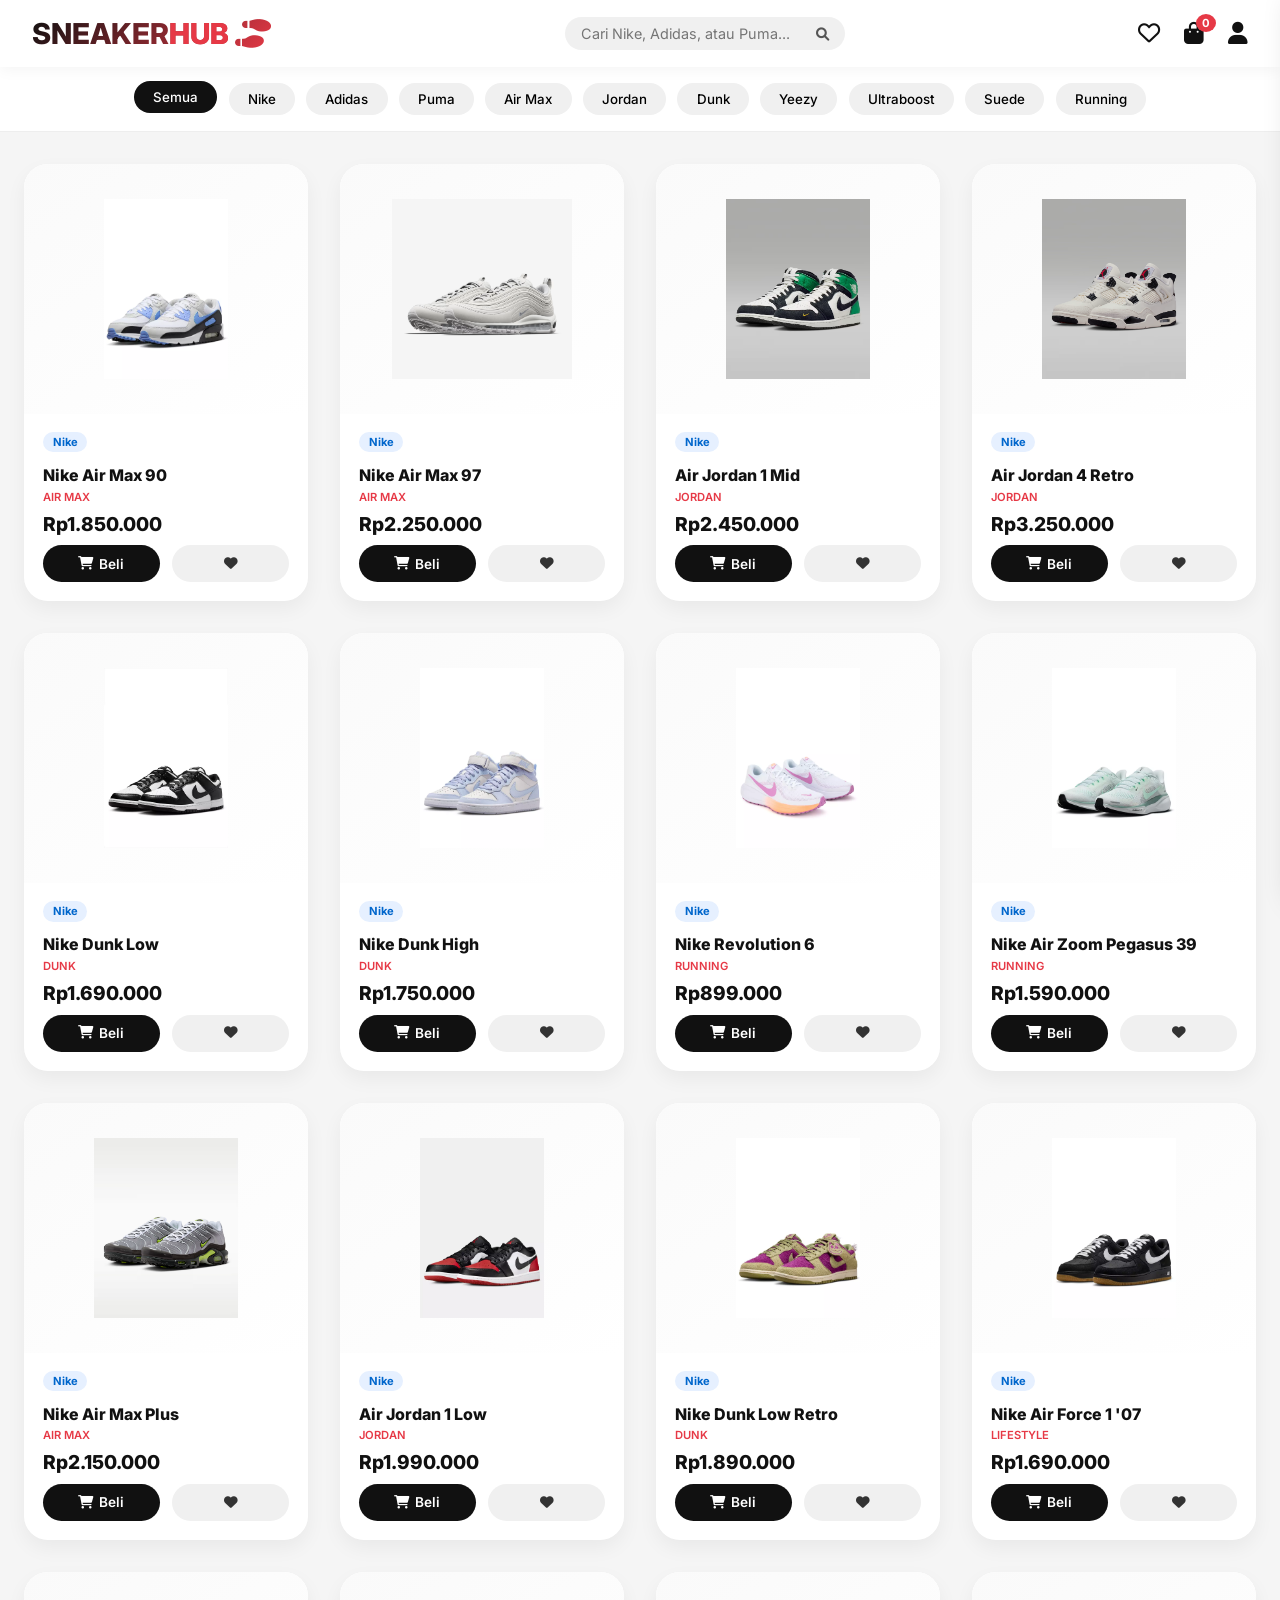
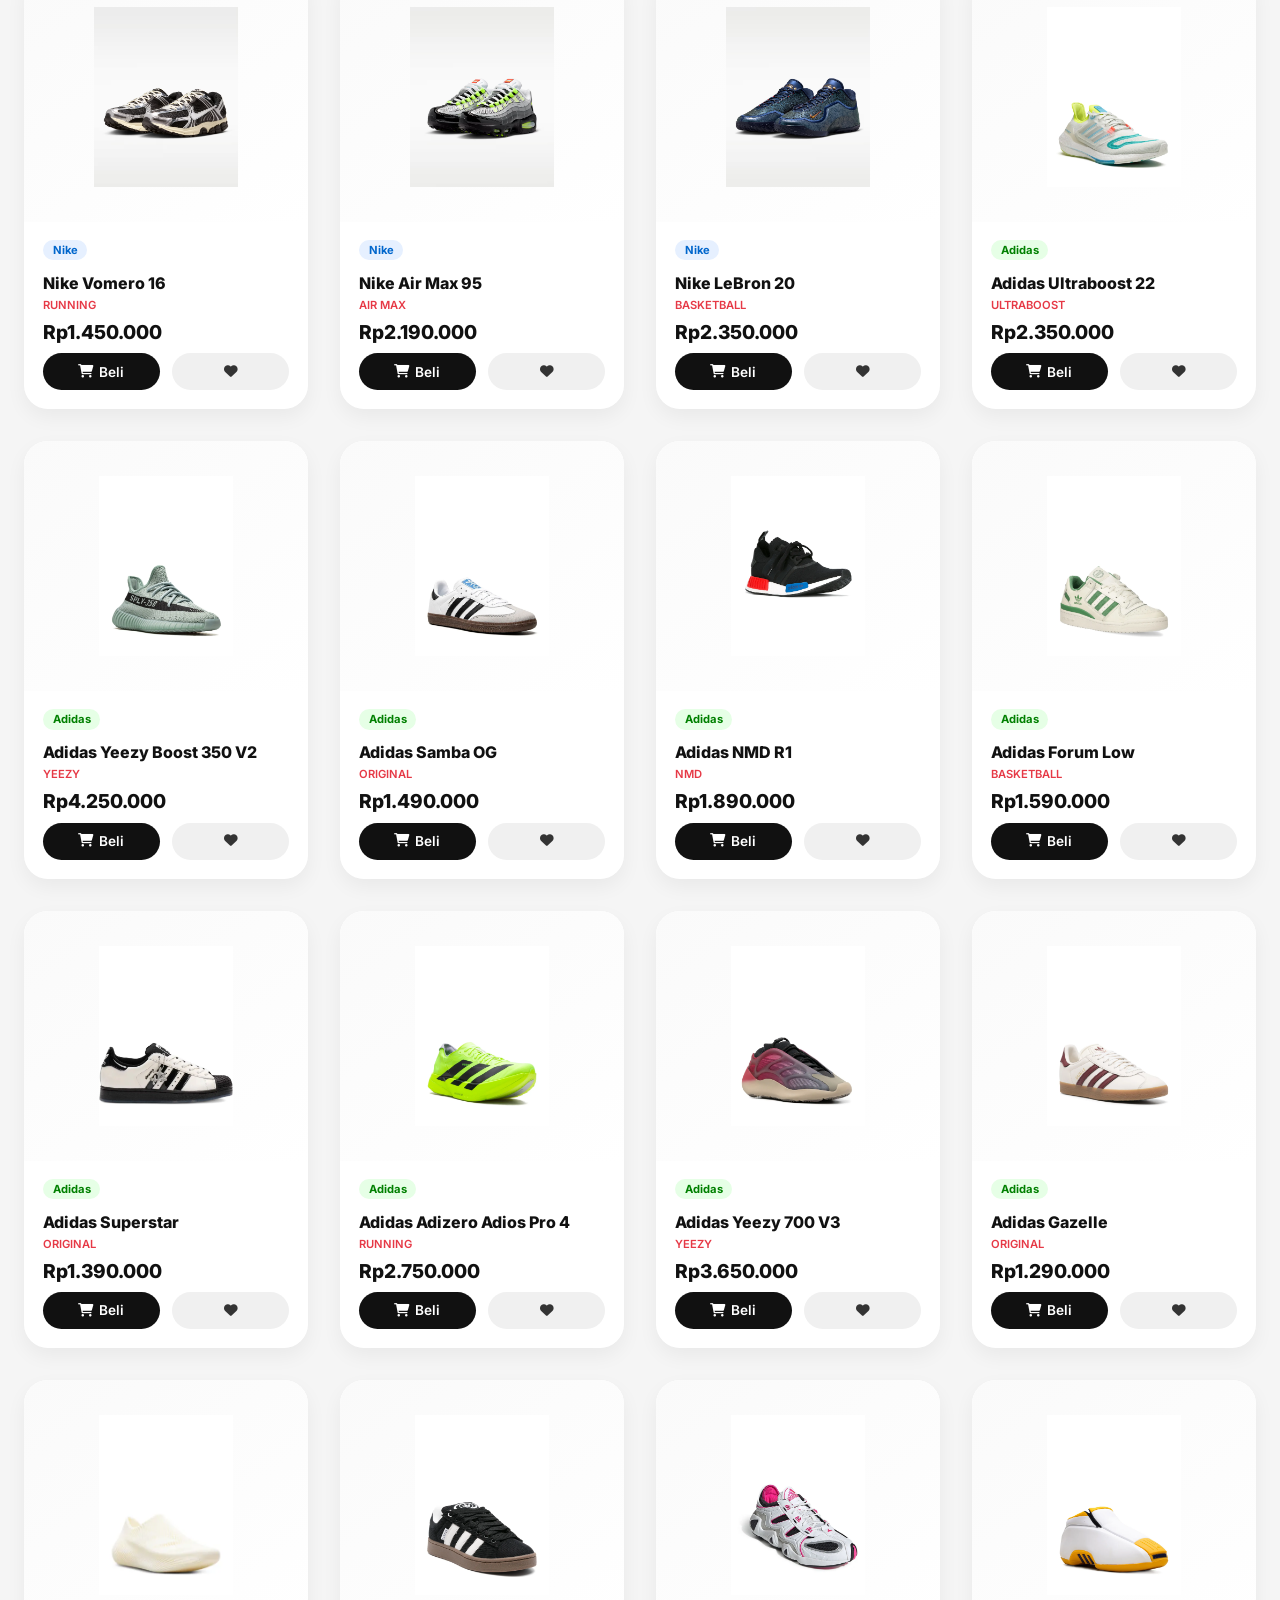
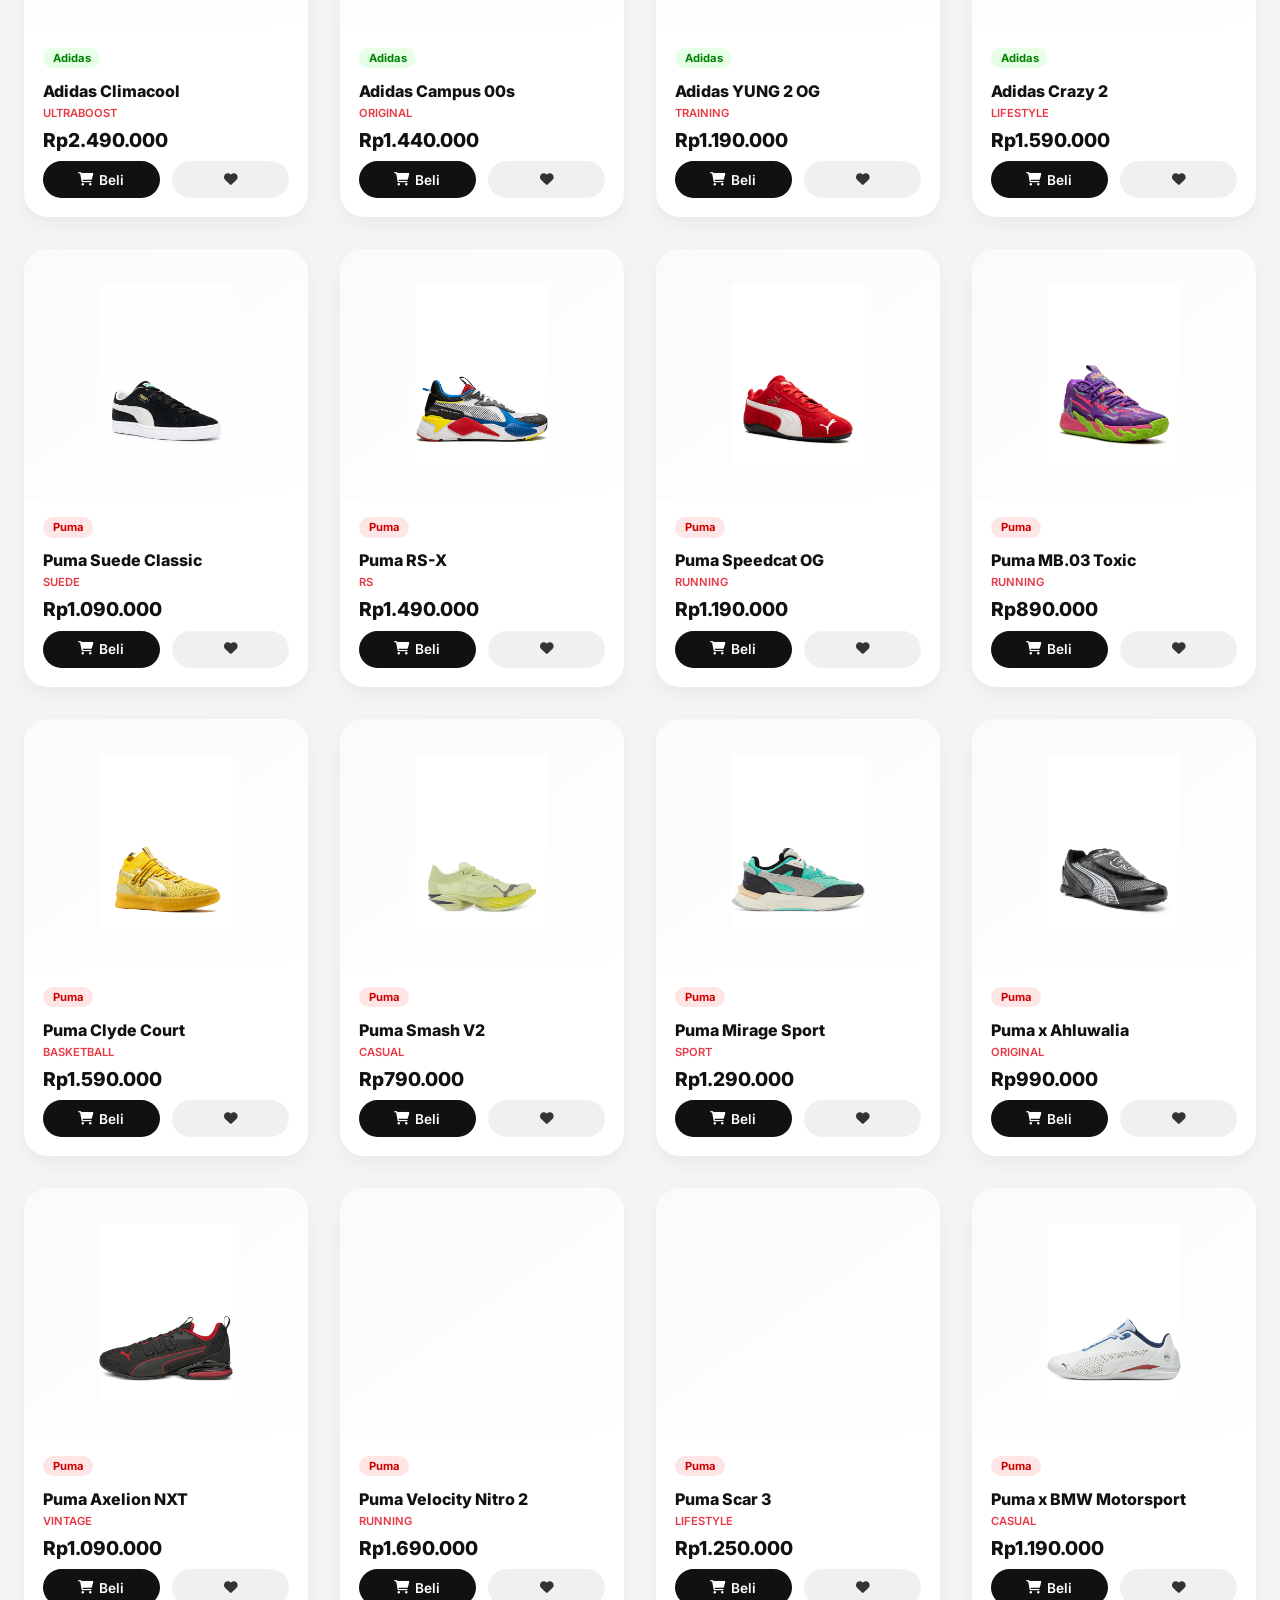
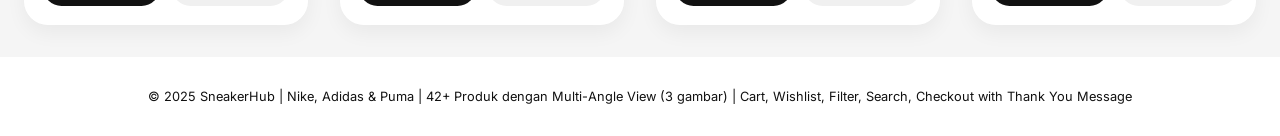
<file: index.html>
<!DOCTYPE html>
<html lang="id">
<head>
    <meta charset="UTF-8">
    <meta name="viewport" content="width=device-width, initial-scale=1.0, user-scalable=yes">
    <title>SneakerStore | Nike, Adidas & Puma - 42+ Produk Multi Angle</title>
    <!-- link style -->
     <link rel="stylesheet" href="style.css">
    <!-- Font Awesome 6 -->
    <link rel="stylesheet" href="https://cdnjs.cloudflare.com/ajax/libs/font-awesome/6.0.0-beta3/css/all.min.css">
    <!-- Google Fonts -->
    <link href="https://fonts.googleapis.com/css2?family=Inter:opsz,wght@14..32,300;400;500;600;700;800&display=swap" rel="stylesheet">
</head>
<body>

<div class="page-transition-overlay" id="pageTransitionOverlay"><div class="transition-spinner"></div></div>

<div class="navbar">
    <div class="logo"><h1>SNEAKER<span style="color:#e63946;">HUB</span> <i class="fas fa-shoe-prints"></i></h1></div>
    <div class="search-bar"><input type="text" id="searchInput" placeholder="Cari Nike, Adidas, atau Puma..."><button id="searchBtn"><i class="fas fa-search"></i></button></div>
    <div class="nav-icons">
        <i class="far fa-heart" id="wishlistIconBtn" title="Wishlist"></i>
        <div class="cart-badge"><i class="fas fa-shopping-bag" id="cartIconBtn"></i><span class="cart-count" id="cartCount">0</span></div>
        <i class="fas fa-user" id="userIcon" title="Akun"></i>
    </div>
</div>

<div class="filter-bar" id="filterContainer">
    <button class="filter-btn active" data-filter="all">Semua</button>
    <button class="filter-btn" data-filter="Nike">Nike</button>
    <button class="filter-btn" data-filter="Adidas">Adidas</button>
    <button class="filter-btn" data-filter="Puma">Puma</button>
    <button class="filter-btn" data-filter="Air Max">Air Max</button>
    <button class="filter-btn" data-filter="Jordan">Jordan</button>
    <button class="filter-btn" data-filter="Dunk">Dunk</button>
    <button class="filter-btn" data-filter="Yeezy">Yeezy</button>
    <button class="filter-btn" data-filter="Ultraboost">Ultraboost</button>
    <button class="filter-btn" data-filter="Suede">Suede</button>
    <button class="filter-btn" data-filter="Running">Running</button>
</div>

<div class="container"><div class="products-grid" id="productsGrid"></div></div>

<div class="overlay" id="overlay"></div>
<div class="cart-sidebar" id="cartSidebar">
    <div class="cart-header" style="display: flex; justify-content: space-between; align-items: center; border-bottom: 1px solid #ddd; padding-bottom: 1rem;">
        <h3><i class="fas fa-shopping-bag"></i> Keranjang</h3><i class="fas fa-times" id="closeCart" style="cursor:pointer; font-size:1.4rem;"></i>
    </div>
    <div class="cart-items" id="cartItemsList" style="flex:1; overflow-y:auto; margin:1rem 0;"></div>
    <div class="cart-total" id="cartTotalPrice" style="font-weight:800; border-top:2px solid #ddd; padding-top:1rem;"></div>
    <button class="checkout-btn" id="checkoutBtn" style="background:#111; color:white; border:none; padding:0.8rem; border-radius:40px; margin-top:1rem; cursor:pointer; font-weight:bold;">Checkout <i class="fas fa-arrow-right"></i></button>
</div>

<div id="toastMsg" class="toast-msg">✔️ Ditambahkan</div>
<div class="product-modal" id="productModal"><div class="modal-content" id="modalInner"></div></div>

<!-- CHECKOUT SUCCESS MODAL -->
<div class="checkout-modal" id="checkoutModal">
    <div class="checkout-card">
        <div class="checkout-icon"><i class="fas fa-check-circle"></i></div>
        <div class="checkout-thanks">Terima Kasih!</div>
        <div class="checkout-message">Terima kasih telah berbelanja di SneakerHub!<br>Pesanan Anda akan segera dikirim.<br><br>📦 Estimasi pengiriman: 2-4 hari kerja</div>
        <button class="checkout-close" id="closeCheckoutModal">Tutup</button>
    </div>
</div>

<script src="script.js">
</script>
<footer>
    <p>© 2025 SneakerHub | Nike, Adidas & Puma | 42+ Produk dengan Multi-Angle View (3 gambar) | Cart, Wishlist, Filter, Search, Checkout with Thank You Message</p>
</footer>
</body>
</html>
</file>
<file: style.css>
* { margin: 0; padding: 0; box-sizing: border-box; font-family: 'Inter', sans-serif; }
        body { background: #f5f5f5; color: #111; overflow-x: hidden; }

        /* Smooth Page Transition */
        .page-transition-overlay {
            position: fixed; top: 0; left: 0; width: 100%; height: 100%;
            background: rgba(255, 255, 255, 0.96); backdrop-filter: blur(8px);
            z-index: 9999; opacity: 0; visibility: hidden;
            transition: opacity 0.4s cubic-bezier(0.4, 0, 0.2, 1), visibility 0s linear 0.4s;
            display: flex; align-items: center; justify-content: center;
            pointer-events: none;
        }
        .page-transition-overlay.active { opacity: 1; visibility: visible; transition: opacity 0.4s cubic-bezier(0.4, 0, 0.2, 1), visibility 0s linear 0s; }
        .transition-spinner { width: 48px; height: 48px; border: 3px solid #e0e0e0; border-top: 3px solid #e63946; border-radius: 50%; animation: spin 0.6s linear infinite; }
        @keyframes spin { 0% { transform: rotate(0deg); } 100% { transform: rotate(360deg); } }

        /* Navbar */
        .navbar {
            background: rgba(255,255,255,0.98); backdrop-filter: blur(8px);
            box-shadow: 0 2px 15px rgba(0,0,0,0.05); position: sticky; top: 0; z-index: 100;
            padding: 1rem 2rem; display: flex; flex-wrap: wrap; align-items: center; justify-content: space-between;
        }
        .logo h1 { font-size: 1.8rem; font-weight: 800; background: linear-gradient(135deg, #111, #e63946); -webkit-background-clip: text; background-clip: text; color: transparent; cursor: pointer; transition: transform 0.2s; }
        .logo h1:hover { transform: scale(1.02); }
        .search-bar { display: flex; background: #f0f0f0; padding: 0.5rem 1rem; border-radius: 40px; width: 280px; transition: all 0.2s; }
        .search-bar:focus-within { box-shadow: 0 0 0 2px #e63946; background: white; }
        .search-bar input { border: none; background: transparent; outline: none; width: 100%; font-size: 0.9rem; }
        .search-bar button { background: none; border: none; cursor: pointer; color: #555; }
        .nav-icons { display: flex; gap: 1.5rem; align-items: center; }
        .nav-icons i { font-size: 1.4rem; cursor: pointer; transition: all 0.2s cubic-bezier(0.2, 0.9, 0.4, 1.1); }
        .nav-icons i:hover { transform: scale(1.1); color: #e63946; }
        .cart-badge { position: relative; }
        .cart-count { position: absolute; top: -8px; right: -12px; background: #e63946; color: white; font-size: 0.7rem; font-weight: bold; border-radius: 50%; padding: 2px 6px; }

        /* Filter Bar */
        .filter-bar { display: flex; flex-wrap: wrap; justify-content: center; gap: 0.7rem; padding: 1rem 2rem; background: white; border-bottom: 1px solid #eee; }
        .filter-btn { padding: 0.5rem 1.2rem; border: none; background: #f0f0f0; border-radius: 40px; font-weight: 500; cursor: pointer; transition: all 0.25s ease; }
        .filter-btn.active, .filter-btn:hover { background: #111; color: white; transform: translateY(-2px); }

        /* Products Grid */
        .container { max-width: 1400px; margin: 2rem auto; padding: 0 1.5rem; }
        .products-grid { display: grid; grid-template-columns: repeat(auto-fill, minmax(280px, 1fr)); gap: 2rem; }
        .product-card {
            background: white; border-radius: 24px; overflow: hidden;
            transition: all 0.4s cubic-bezier(0.2, 0.9, 0.4, 1.1);
            box-shadow: 0 8px 20px rgba(0,0,0,0.05); cursor: pointer;
            opacity: 0; transform: translateY(20px); animation: fadeInUp 0.5s forwards;
        }
        @keyframes fadeInUp { to { opacity: 1; transform: translateY(0); } }
        .product-card:hover { transform: translateY(-8px) scale(1.01); box-shadow: 0 25px 35px -12px rgba(0,0,0,0.2); }
        .product-img { width: 100%; height: 250px; background: linear-gradient(145deg, #fafafa, #fff); display: flex; align-items: center; justify-content: center; padding: 1.5rem; }
        .product-img img { max-width: 100%; max-height: 180px; object-fit: contain; transition: transform 0.3s ease; }
        .product-card:hover .product-img img { transform: scale(1.05); }
        .product-info { padding: 1rem 1.2rem 1.2rem; }
        .brand-tag { display: inline-block; font-size: 0.7rem; font-weight: 700; padding: 0.2rem 0.6rem; border-radius: 20px; margin-bottom: 0.5rem; }
        .brand-nike { background: #e6f0ff; color: #0066cc; }
        .brand-adidas { background: #e6ffe6; color: #008000; }
        .brand-puma { background: #ffe6e6; color: #cc0000; }
        .product-title { font-weight: 800; font-size: 1rem; margin: 0.3rem 0; }
        .product-category { font-size: 0.7rem; color: #e63946; font-weight: 600; text-transform: uppercase; }
        .price { font-weight: 800; font-size: 1.2rem; margin: 0.5rem 0; color: #111; }
        .actions { display: flex; gap: 0.8rem; margin-top: 0.6rem; }
        .btn-cart, .btn-wish { flex: 1; padding: 0.65rem; border-radius: 40px; border: none; font-weight: 600; cursor: pointer; transition: all 0.2s ease; display: flex; align-items: center; justify-content: center; gap: 6px; font-size: 0.85rem; }
        .btn-cart { background: #111; color: white; }
        .btn-cart:hover { background: #e63946; transform: scale(0.97); }
        .btn-wish { background: #f0f0f0; color: #333; }
        .btn-wish.active-wish { background: #ffe3e3; color: #e63946; }
        .btn-wish:hover { background: #ddd; transform: scale(0.97); }

        /* Cart Sidebar */
        .cart-sidebar { position: fixed; top: 0; right: -400px; width: 380px; height: 100%; background: white; box-shadow: -5px 0 30px rgba(0,0,0,0.2); z-index: 1000; transition: right 0.4s cubic-bezier(0.2, 0.9, 0.4, 1.1); display: flex; flex-direction: column; padding: 1.5rem; }
        .cart-sidebar.open { right: 0; }
        .overlay { position: fixed; top: 0; left: 0; width: 100%; height: 100%; background: rgba(0,0,0,0.4); z-index: 999; opacity: 0; visibility: hidden; transition: all 0.3s ease; }
        .overlay.active { opacity: 1; visibility: visible; }
        .toast-msg { position: fixed; bottom: 25px; left: 50%; transform: translateX(-50%) translateY(20px); background: rgba(0,0,0,0.85); backdrop-filter: blur(8px); color: white; padding: 10px 22px; border-radius: 50px; font-size: 0.9rem; z-index: 1100; opacity: 0; transition: all 0.3s ease; pointer-events: none; }
        .toast-msg.show { opacity: 1; transform: translateX(-50%) translateY(0); }

        /* Modal Multi Angle */
        .product-modal { position: fixed; top: 0; left: 0; width: 100%; height: 100%; background: rgba(0,0,0,0.85); z-index: 2000; display: flex; align-items: center; justify-content: center; opacity: 0; visibility: hidden; transition: all 0.3s ease; }
        .product-modal.open { opacity: 1; visibility: visible; }
        .modal-content { background: white; max-width: 550px; width: 90%; border-radius: 32px; padding: 1.8rem; text-align: center; transform: scale(0.9); transition: transform 0.3s cubic-bezier(0.34, 1.2, 0.64, 1); max-height: 90vh; overflow-y: auto; }
        .product-modal.open .modal-content { transform: scale(1); }
        .angle-gallery { display: flex; gap: 12px; justify-content: center; margin-bottom: 1rem; flex-wrap: wrap; }
        .angle-thumb { width: 85px; height: 85px; border-radius: 16px; overflow: hidden; cursor: pointer; border: 3px solid transparent; transition: all 0.2s; background: #f5f5f5; display: flex; align-items: center; justify-content: center; }
        .angle-thumb.active { border-color: #e63946; transform: scale(1.02); }
        .angle-thumb img { width: 100%; height: 100%; object-fit: cover; }
        .main-product-img { width: 100%; max-height: 260px; object-fit: contain; margin-bottom: 1rem; background: #fafafa; border-radius: 20px; padding: 1rem; }
        .close-modal { margin-top: 1rem; background: #111; color: white; border: none; padding: 0.6rem 1.5rem; border-radius: 40px; cursor: pointer; font-weight: 600; }
        
        /* Checkout Success Modal */
        .checkout-modal {
            position: fixed; top: 0; left: 0; width: 100%; height: 100%;
            background: rgba(0,0,0,0.8); z-index: 3000; display: flex;
            align-items: center; justify-content: center; opacity: 0;
            visibility: hidden; transition: all 0.3s ease;
        }
        .checkout-modal.open { opacity: 1; visibility: visible; }
        .checkout-card {
            background: white; max-width: 450px; width: 90%; border-radius: 32px;
            padding: 2rem; text-align: center; transform: scale(0.9);
            transition: transform 0.3s cubic-bezier(0.34, 1.2, 0.64, 1);
        }
        .checkout-modal.open .checkout-card { transform: scale(1); }
        .checkout-icon { font-size: 4rem; color: #4caf50; margin-bottom: 1rem; }
        .checkout-thanks { font-size: 1.6rem; font-weight: 800; margin-bottom: 0.5rem; }
        .checkout-message { color: #555; margin-bottom: 1rem; line-height: 1.5; }
        .checkout-close { background: #e63946; color: white; border: none; padding: 0.8rem 2rem; border-radius: 40px; font-weight: 600; cursor: pointer; margin-top: 0.5rem; }
        
        footer { text-align: center; padding: 2rem; background: white; margin-top: 2rem; font-size: 0.8rem; }
        @media (max-width: 700px) { .navbar { flex-direction: column; gap: 1rem; } .cart-sidebar { width: 100%; right: -100%; } .angle-thumb { width: 65px; height: 65px; } }
</file>
